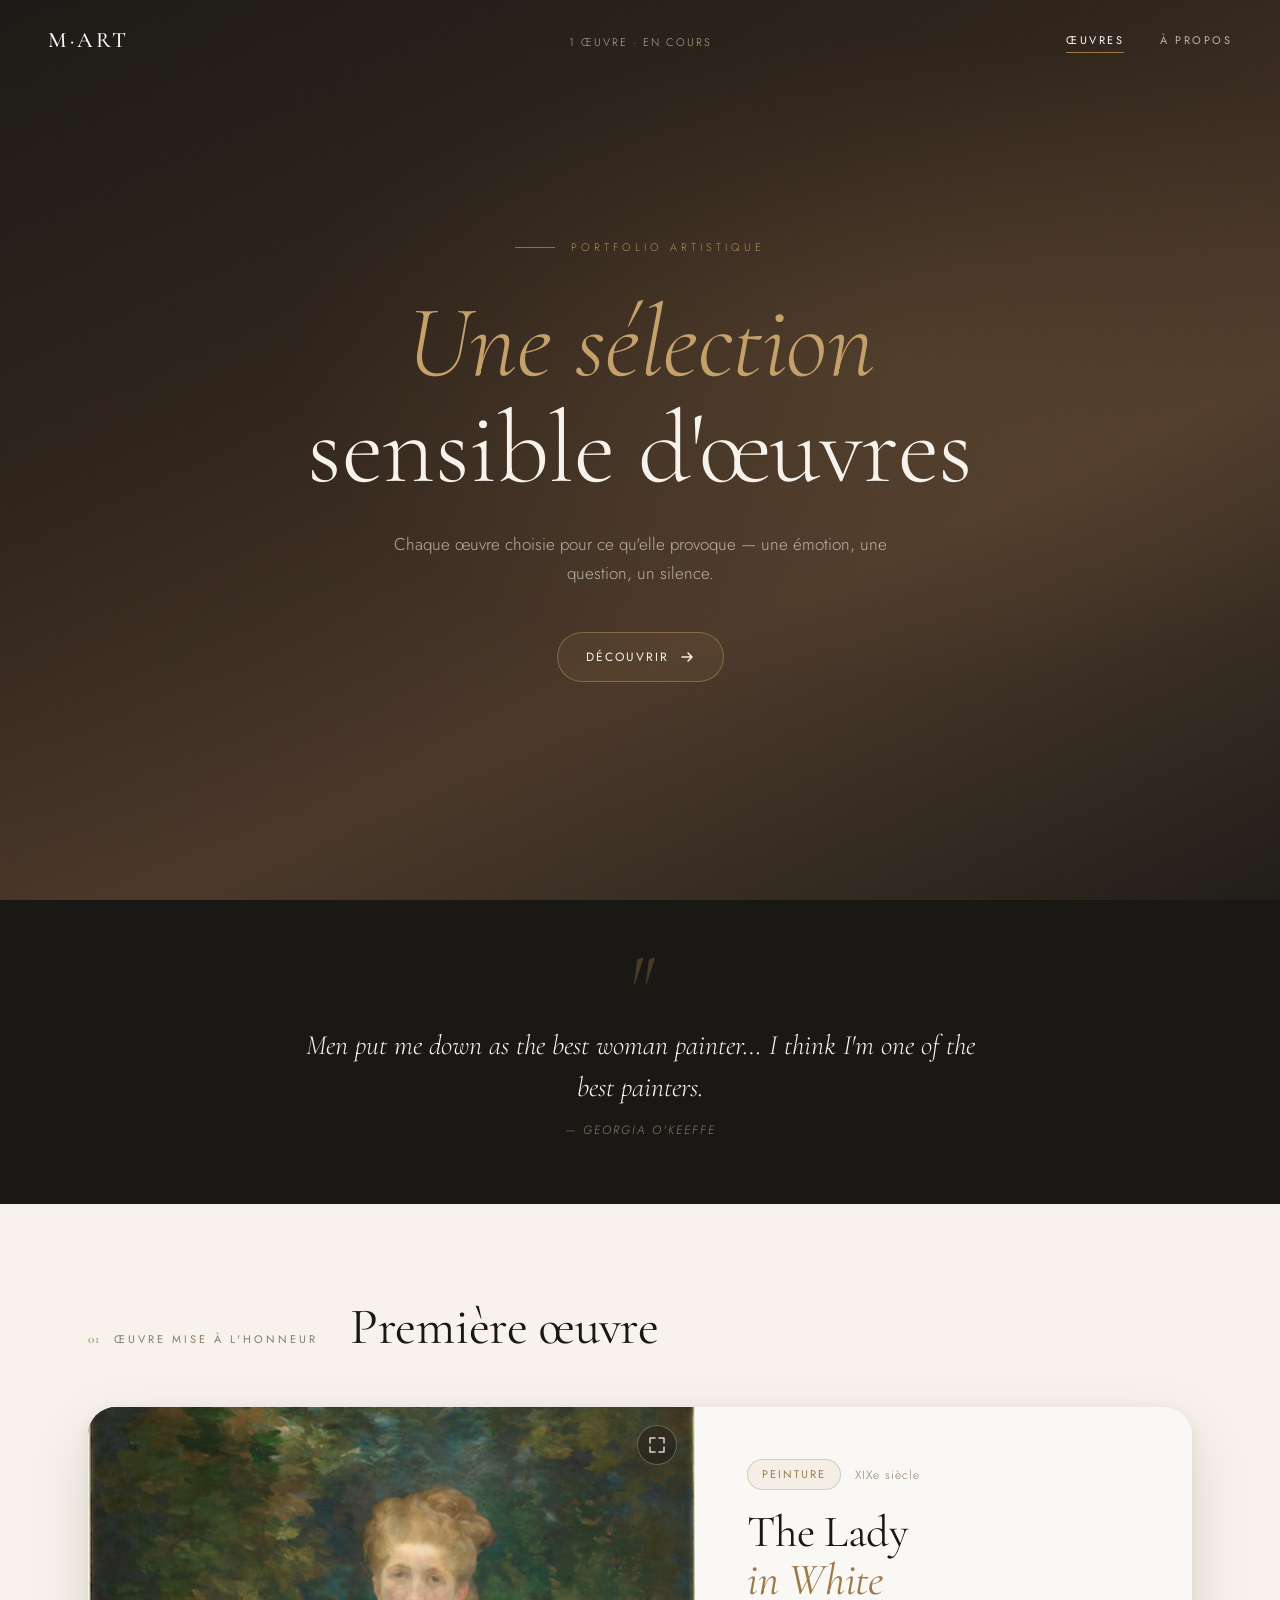
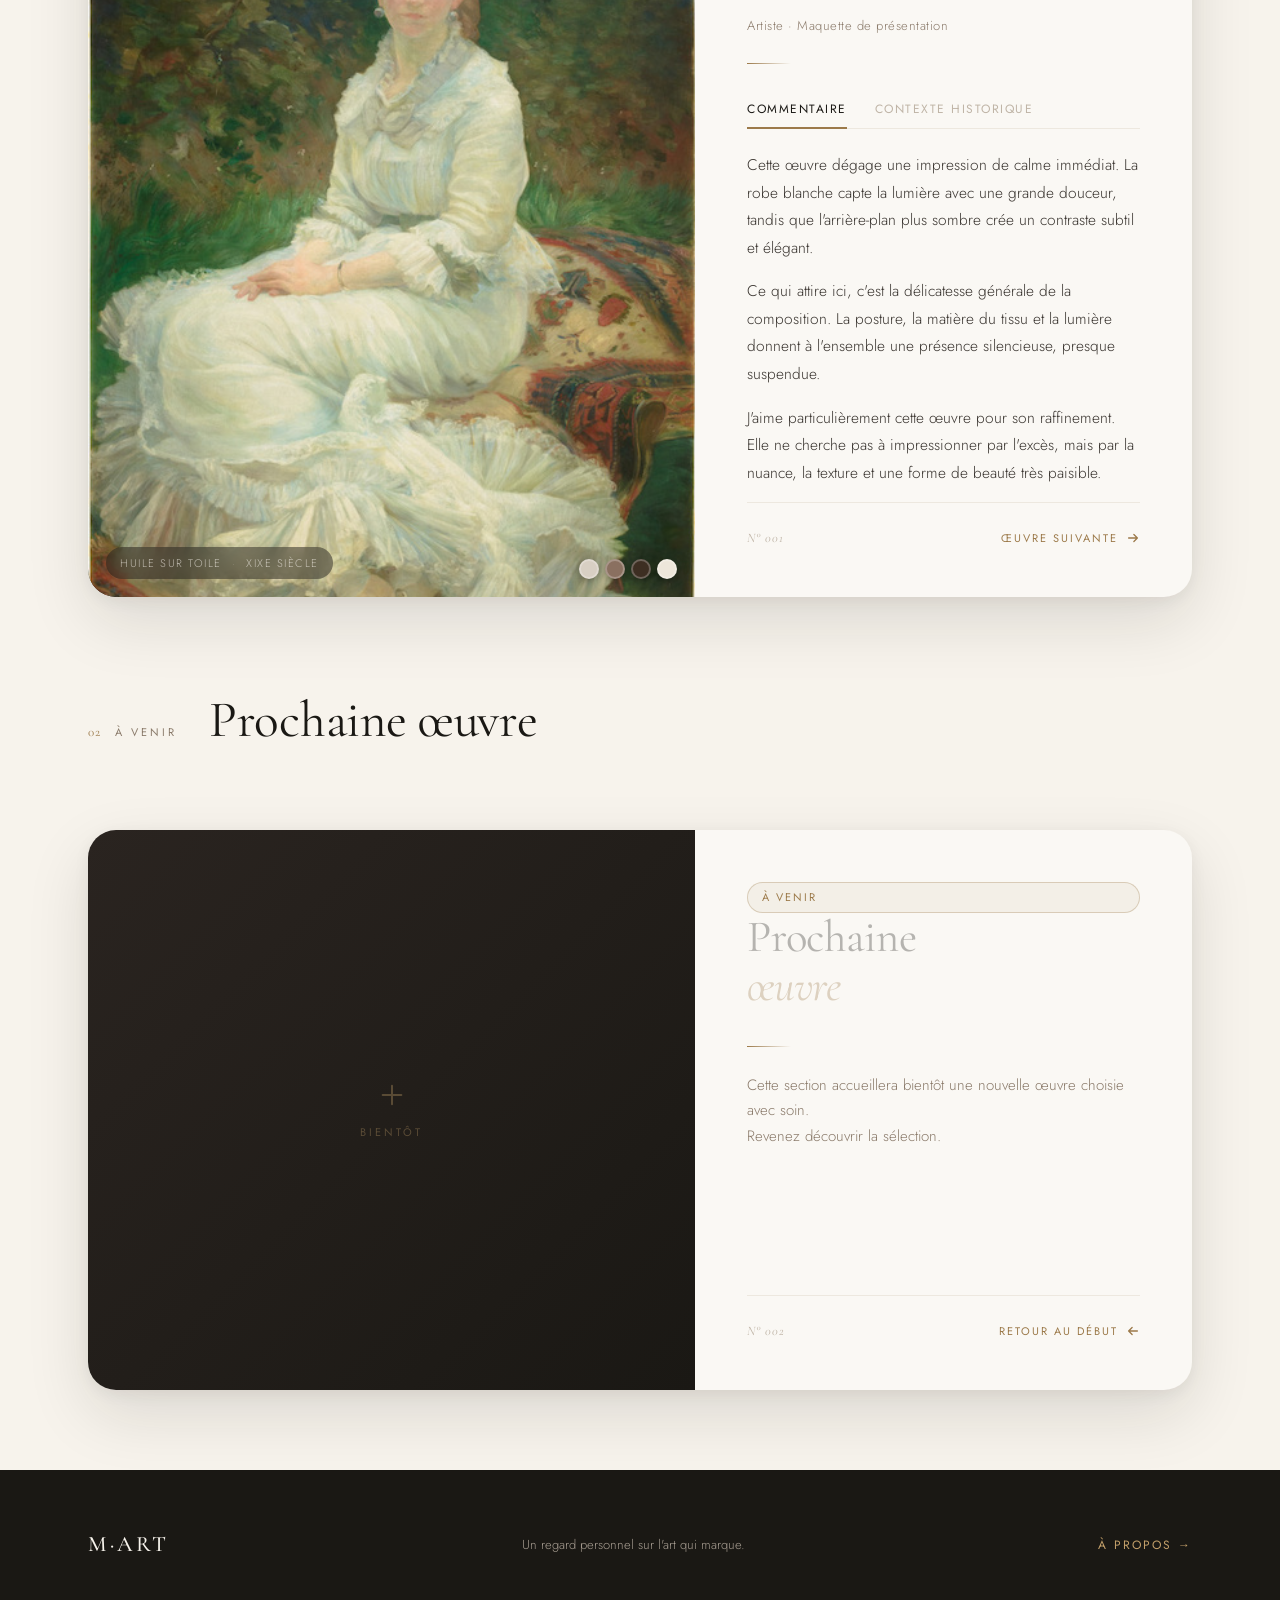
<file: index.html>
<!DOCTYPE html>
<html lang="fr">
<head>
  <meta charset="UTF-8">
  <meta name="viewport" content="width=device-width, initial-scale=1.0">
  <title>M·Art — Regards sensibles</title>
  <link rel="preconnect" href="https://fonts.googleapis.com">
  <link rel="preconnect" href="https://fonts.gstatic.com" crossorigin>
  <link href="https://fonts.googleapis.com/css2?family=Cormorant+Garamond:ital,wght@0,300;0,400;0,500;0,600;1,300;1,400;1,500&family=Jost:wght@200;300;400;500&display=swap" rel="stylesheet">
  <link rel="stylesheet" href="style.css">
</head>
<body>

  <!-- PROGRESS BAR -->
  <div class="progress-bar" id="progressBar"></div>

  <!-- PAGE TRANSITION OVERLAY -->
  <div class="page-transition" id="pageTransition"></div>

  <!-- NAVIGATION -->
  <nav class="nav" id="mainNav">
    <a href="index.html" class="nav-brand">M·Art</a>
    <div class="nav-center">
      <span class="nav-counter">1 œuvre · En cours</span>
    </div>
    <div class="nav-links">
      <a href="index.html" class="nav-link active">Œuvres</a>
      <a href="presentation.html" class="nav-link">À propos</a>
    </div>
  </nav>

  <!-- HERO -->
  <header class="hero" id="hero">
    <div class="hero-bg"></div>
    <div class="hero-noise"></div>
    <div class="hero-parallax-img" id="heroParallax"></div>

    <div class="hero-content">
      <div class="hero-eyebrow">
        <span class="eyebrow-line"></span>
        <span class="eyebrow-text">Portfolio artistique</span>
      </div>
      <h1 class="hero-title">
        <em>Une sélection</em><br>
        sensible d'œuvres
      </h1>
      <p class="hero-sub">
        Chaque œuvre choisie pour ce qu'elle provoque — une émotion, une question, un silence.
      </p>
      <a href="presentation.html" class="hero-cta page-link">
        <span>Découvrir</span>
        <svg width="16" height="16" viewBox="0 0 16 16" fill="none"><path d="M3 8h10M9 4l4 4-4 4" stroke="currentColor" stroke-width="1.5" stroke-linecap="round" stroke-linejoin="round"/></svg>
      </a>
    </div>


  </header>

  <!-- QUOTE SECTION -->
  <section class="quote-section">
    <div class="quote-inner container">
      <span class="quote-mark">"</span>
      <blockquote>Men put me down as the best woman painter… I think I'm one of the best painters.</blockquote>
      <cite>— Georgia O'Keeffe</cite>
    </div>
  </section>

  <!-- SECTION LABEL -->
  <section class="section-intro container">
    <div class="section-label">
      <span class="label-number">01</span>
      <span class="label-text">Œuvre mise à l'honneur</span>
    </div>
    <h2 class="section-heading">Première œuvre</h2>
  </section>

  <!-- ART CARD -->
  <main class="container">
    <article class="art-card reveal" id="artwork-1">

      <!-- IMAGE + FOCUS -->
      <div class="art-image-wrap" id="imageWrap">
        <div class="art-image-inner">
          <img src="lady.png" alt="The Lady in White" id="mainArtImg">
        </div>
        <button class="focus-btn" id="focusBtn" title="Agrandir">
          <svg width="18" height="18" viewBox="0 0 18 18" fill="none">
            <path d="M2 2h5M2 2v5M16 2h-5M16 2v5M2 16h5M2 16v-5M16 16h-5M16 16v-5" stroke="currentColor" stroke-width="1.5" stroke-linecap="round"/>
          </svg>
        </button>
        <div class="art-image-caption">
          <span>Huile sur toile</span>
          <span class="caption-dot">·</span>
          <span>XIXe siècle</span>
        </div>

        <!-- COLOR PALETTE -->
        <div class="color-palette">
          <div class="palette-dot" style="background:#d8cfc3;" title="#d8cfc3"></div>
          <div class="palette-dot" style="background:#8a7060;" title="#8a7060"></div>
          <div class="palette-dot" style="background:#3d2e22;" title="#3d2e22"></div>
          <div class="palette-dot" style="background:#ede6da;" title="#ede6da"></div>
        </div>
      </div>

      <!-- CONTENT -->
      <div class="art-content">
        <div class="art-meta">
          <span class="art-tag">Peinture</span>
          <span class="art-date">XIXe siècle</span>
        </div>

        <h3 class="art-title">The Lady<br><em>in White</em></h3>
        <p class="art-artist">Artiste · Maquette de présentation</p>

        <div class="art-divider"></div>

        <!-- TABS -->
        <div class="tabs">
          <button class="tab active" data-tab="comment">Commentaire</button>
          <button class="tab" data-tab="context">Contexte historique</button>
        </div>

        <div class="tab-content active" id="tab-comment">
          <p>Cette œuvre dégage une impression de calme immédiat. La robe blanche capte la lumière avec une grande douceur, tandis que l'arrière-plan plus sombre crée un contraste subtil et élégant.</p>
          <p>Ce qui attire ici, c'est la délicatesse générale de la composition. La posture, la matière du tissu et la lumière donnent à l'ensemble une présence silencieuse, presque suspendue.</p>
          <p>J'aime particulièrement cette œuvre pour son raffinement. Elle ne cherche pas à impressionner par l'excès, mais par la nuance, la texture et une forme de beauté très paisible.</p>
        </div>

        <div class="tab-content" id="tab-context">
          <p>Au XIXe siècle, le portrait féminin occupe une place centrale dans l'art académique. La représentation de la femme en blanc évoque la pureté, la grâce et l'idéal bourgeois de l'époque.</p>
          <p>Cette période voit l'essor des grands salons parisiens, où les artistes soumettent leurs œuvres à des jurys officiels. Le portrait de femme en tenue élaborée est un genre prisé, permettant de démontrer virtuosité technique et sensibilité chromatique.</p>
          <p>Les artistes femmes commencent à s'imposer progressivement dans ces cercles, souvent malgré les obstacles institutionnels, laissant des œuvres d'une force remarquable.</p>
        </div>

        <div class="art-footer">
          <div class="art-number">N° 001</div>
          <a href="#artwork-2" class="next-artwork">
            Œuvre suivante
            <svg width="14" height="14" viewBox="0 0 16 16" fill="none"><path d="M3 8h10M9 4l4 4-4 4" stroke="currentColor" stroke-width="1.5" stroke-linecap="round" stroke-linejoin="round"/></svg>
          </a>
        </div>
      </div>
    </article>

    <!-- ARTWORK 2 (placeholder) -->
    <div class="section-intro" style="padding-top:0; margin-bottom: 30px;">
      <div class="section-label">
        <span class="label-number">02</span>
        <span class="label-text">À venir</span>
      </div>
      <h2 class="section-heading">Prochaine œuvre</h2>
    </div>

    <article class="art-card art-card--placeholder reveal" id="artwork-2">
      <div class="art-image-wrap placeholder-image">
        <div class="placeholder-text">
          <svg width="32" height="32" viewBox="0 0 24 24" fill="none"><path d="M12 5v14M5 12h14" stroke="currentColor" stroke-width="1.5" stroke-linecap="round"/></svg>
          <span>Bientôt</span>
        </div>
      </div>
      <div class="art-content art-content--placeholder">
        <span class="art-tag">À venir</span>
        <h3 class="art-title" style="opacity:0.3">Prochaine<br><em>œuvre</em></h3>
        <div class="art-divider"></div>
        <p style="color: var(--taupe); font-size:15px; font-weight:300;">
          Cette section accueillera bientôt une nouvelle œuvre choisie avec soin.<br>Revenez découvrir la sélection.
        </p>
        <div class="art-footer">
          <div class="art-number">N° 002</div>
          <a href="#artwork-1" class="next-artwork">
            Retour au début
            <svg width="14" height="14" viewBox="0 0 16 16" fill="none" style="transform:rotate(180deg)"><path d="M3 8h10M9 4l4 4-4 4" stroke="currentColor" stroke-width="1.5" stroke-linecap="round" stroke-linejoin="round"/></svg>
          </a>
        </div>
      </div>
    </article>
  </main>

  <!-- LIGHTBOX -->
  <div class="lightbox" id="lightbox">
    <button class="lightbox-close" id="lightboxClose">
      <svg width="20" height="20" viewBox="0 0 20 20" fill="none"><path d="M4 4l12 12M16 4L4 16" stroke="currentColor" stroke-width="1.5" stroke-linecap="round"/></svg>
    </button>
    <div class="lightbox-img-wrap">
      <img src="lady.png" alt="The Lady in White" id="lightboxImg">
    </div>
  </div>

  <!-- FOOTER -->
  <footer class="site-footer">
    <div class="footer-inner container">
      <p class="footer-brand">M·Art</p>
      <p class="footer-copy">Un regard personnel sur l'art qui marque.</p>
      <a href="presentation.html" class="footer-link page-link">À propos →</a>
    </div>
  </footer>

  <script>
    // === PROGRESS BAR ===
    const progressBar = document.getElementById('progressBar');
    window.addEventListener('scroll', () => {
      const scrollTop = window.scrollY;
      const docHeight = document.body.scrollHeight - window.innerHeight;
      progressBar.style.width = (scrollTop / docHeight * 100) + '%';
    });

    // === PARALLAX HERO ===
    const heroBg = document.getElementById('heroParallax');
    window.addEventListener('scroll', () => {
      const y = window.scrollY;
      if (heroBg) heroBg.style.transform = `translateY(${y * 0.3}px)`;
    });

    // === REVEAL ON SCROLL ===
    const observer = new IntersectionObserver((entries) => {
      entries.forEach(e => {
        if (e.isIntersecting) e.target.classList.add('visible');
      });
    }, { threshold: 0.08 });
    document.querySelectorAll('.reveal').forEach(el => observer.observe(el));

    // === TABS ===
    document.querySelectorAll('.tab').forEach(btn => {
      btn.addEventListener('click', () => {
        const tabId = btn.dataset.tab;
        btn.closest('.art-content').querySelectorAll('.tab').forEach(t => t.classList.remove('active'));
        btn.closest('.art-content').querySelectorAll('.tab-content').forEach(c => c.classList.remove('active'));
        btn.classList.add('active');
        document.getElementById('tab-' + tabId).classList.add('active');
      });
    });

    // === LIGHTBOX ===
    const lightbox = document.getElementById('lightbox');
    document.getElementById('focusBtn').addEventListener('click', () => {
      lightbox.classList.add('open');
      document.body.style.overflow = 'hidden';
    });
    document.getElementById('lightboxClose').addEventListener('click', closeLightbox);
    lightbox.addEventListener('click', (e) => { if (e.target === lightbox) closeLightbox(); });
    document.addEventListener('keydown', (e) => { if (e.key === 'Escape') closeLightbox(); });
    function closeLightbox() {
      lightbox.classList.remove('open');
      document.body.style.overflow = '';
    }

    // === PAGE TRANSITIONS ===
    const overlay = document.getElementById('pageTransition');
    document.querySelectorAll('a.page-link').forEach(link => {
      link.addEventListener('click', (e) => {
        const href = link.getAttribute('href');
        if (!href || href.startsWith('#')) return;
        e.preventDefault();
        overlay.classList.add('active');
        setTimeout(() => { window.location.href = href; }, 380);
      });
    });
    window.addEventListener('pageshow', () => {
      overlay.classList.remove('active');
    });

    // === NAV SCROLL ===
    const nav = document.getElementById('mainNav');
    window.addEventListener('scroll', () => {
      nav.classList.toggle('scrolled', window.scrollY > 60);
    });
  </script>
</body>
</html>
</file>
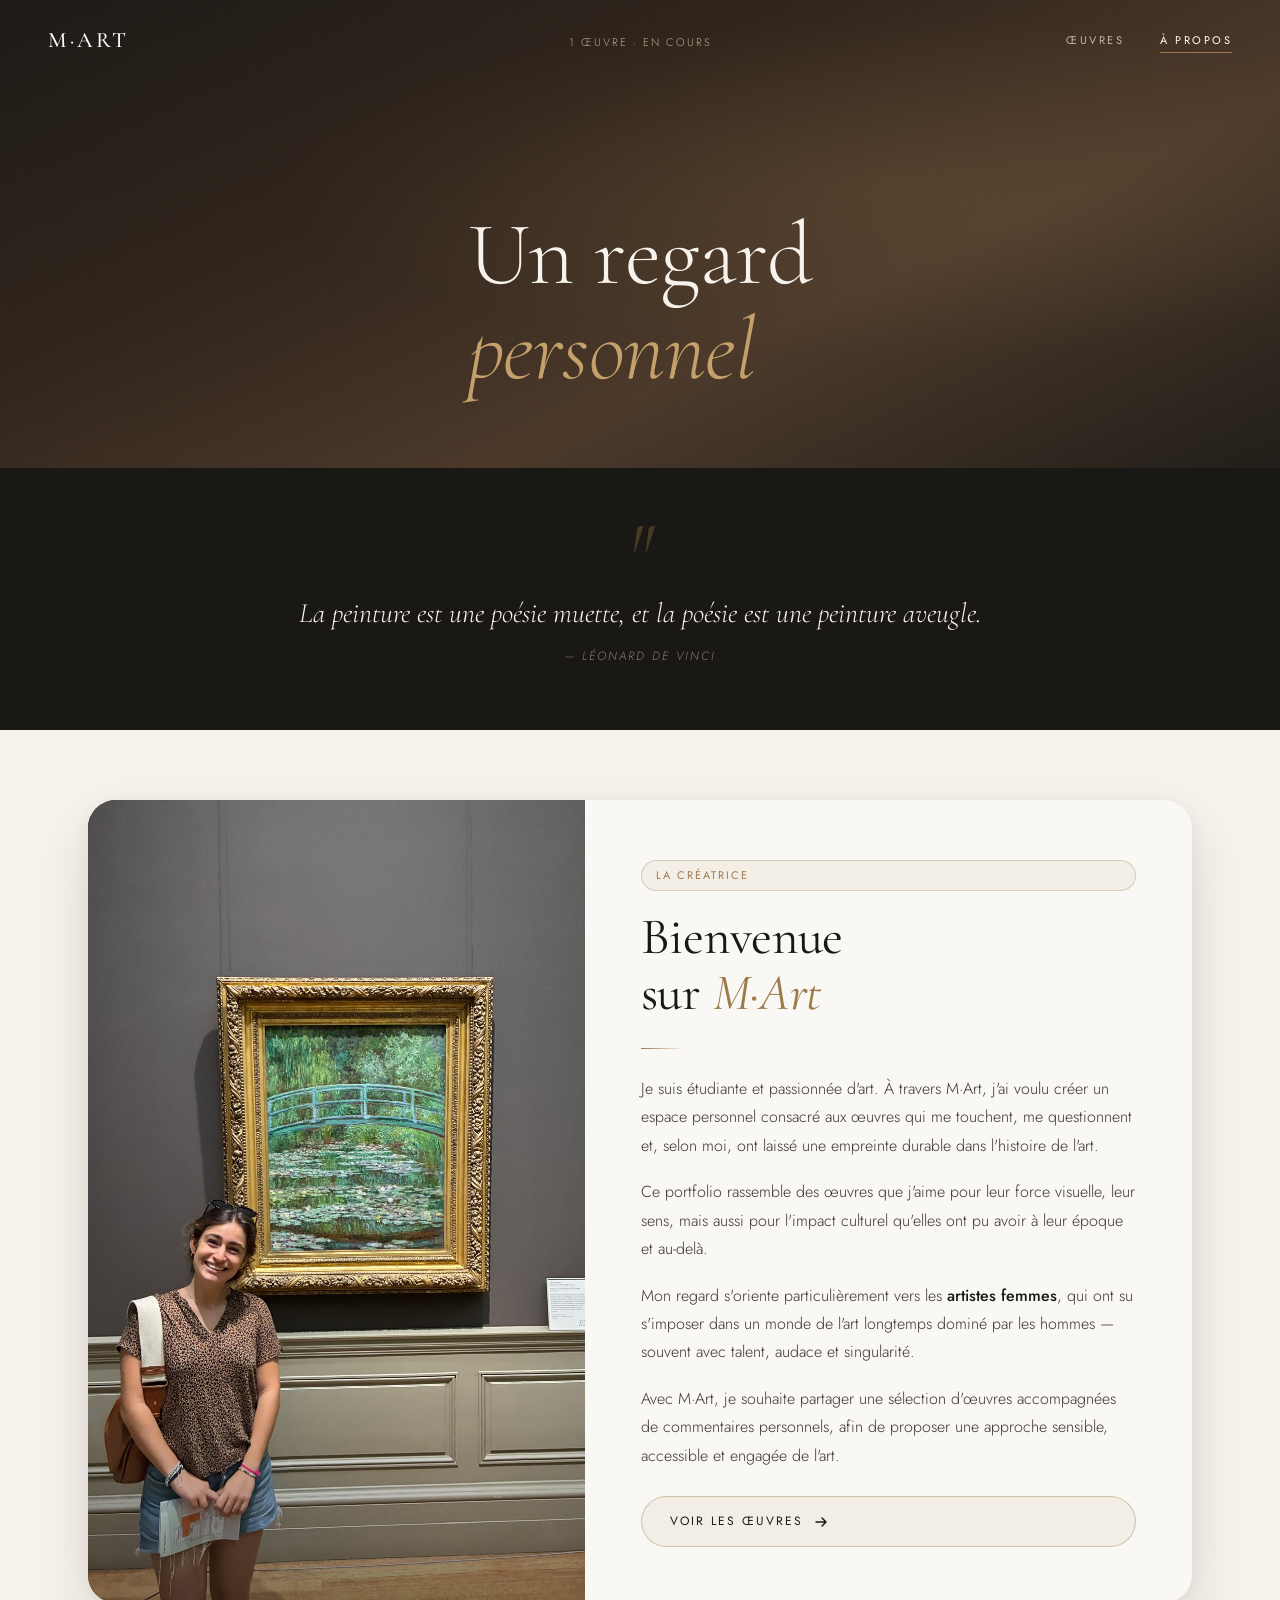
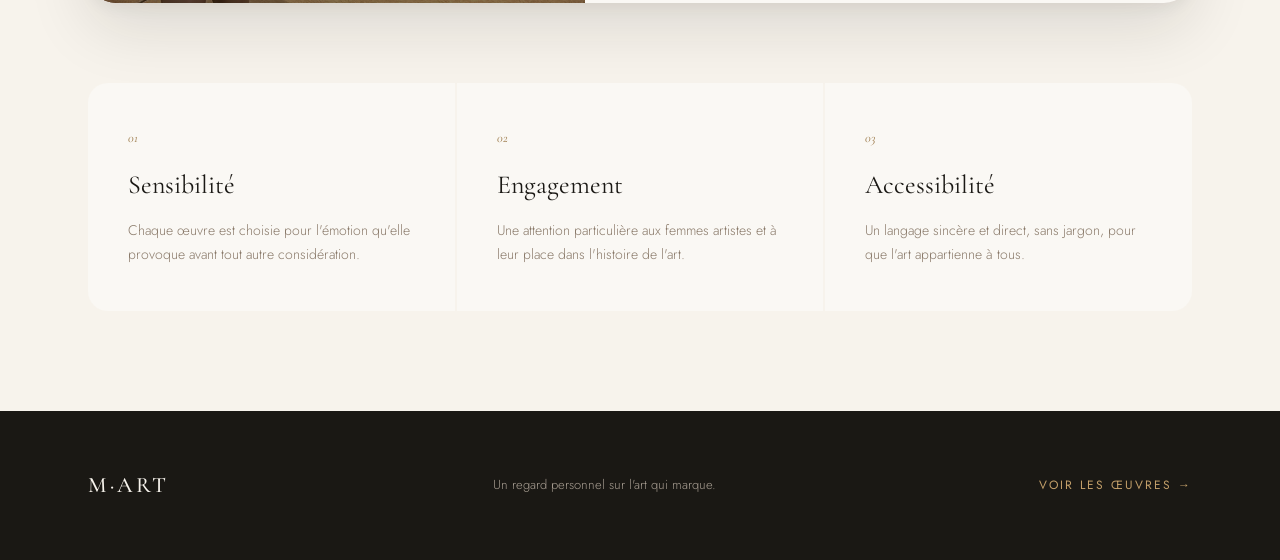
<file: presentation.html>
<!DOCTYPE html>
<html lang="fr">
<head>
  <meta charset="UTF-8">
  <meta name="viewport" content="width=device-width, initial-scale=1.0">
  <title>À propos — M·Art</title>
  <link rel="preconnect" href="https://fonts.googleapis.com">
  <link rel="preconnect" href="https://fonts.gstatic.com" crossorigin>
  <link href="https://fonts.googleapis.com/css2?family=Cormorant+Garamond:ital,wght@0,300;0,400;0,500;0,600;1,300;1,400;1,500&family=Jost:wght@200;300;400;500&display=swap" rel="stylesheet">
  <link rel="stylesheet" href="style.css">
</head>
<body>

  <!-- PROGRESS BAR -->
  <div class="progress-bar" id="progressBar"></div>

  <!-- PAGE TRANSITION -->
  <div class="page-transition" id="pageTransition"></div>

  <!-- NAVIGATION -->
  <nav class="nav" id="mainNav">
    <a href="index.html" class="nav-brand page-link">M·Art</a>
    <div class="nav-center">
      <span class="nav-counter">1 œuvre · En cours</span>
    </div>
    <div class="nav-links">
      <a href="index.html" class="nav-link page-link">Œuvres</a>
      <a href="presentation.html" class="nav-link active">À propos</a>
    </div>
  </nav>

  <!-- PAGE HERO -->
  <header class="page-hero">
    <div class="hero-bg"></div>
    <div class="hero-noise"></div>
    <div class="page-hero-content container">
      <h1 class="page-hero-title">
        Un regard<br>
        <em>personnel</em>
      </h1>
    </div>
  </header>

  <!-- QUOTE -->
  <section class="quote-section">
    <div class="quote-inner container">
      <span class="quote-mark">"</span>
      <blockquote>La peinture est une poésie muette, et la poésie est une peinture aveugle.</blockquote>
      <cite>— Léonard de Vinci</cite>
    </div>
  </section>

  <!-- ABOUT SECTION -->
  <main class="container">
    <section class="about-card reveal">
      <div class="about-image-wrap">
        <div class="about-image-inner">
          <img src="Photo.Intro.jpeg" alt="Photo de présentation">
        </div>
        <div class="about-image-deco"></div>
      </div>

      <div class="about-content">
        <span class="art-tag">La créatrice</span>
        <h2 class="about-title">Bienvenue<br>sur <em>M·Art</em></h2>

        <div class="art-divider"></div>

        <div class="about-body">
          <p>
            Je suis étudiante et passionnée d'art. À travers M·Art, j'ai voulu créer un espace personnel
            consacré aux œuvres qui me touchent, me questionnent et, selon moi, ont laissé une empreinte
            durable dans l'histoire de l'art.
          </p>
          <p>
            Ce portfolio rassemble des œuvres que j'aime pour leur force visuelle, leur sens, mais aussi
            pour l'impact culturel qu'elles ont pu avoir à leur époque et au-delà.
          </p>
          <p>
            Mon regard s'oriente particulièrement vers les <strong>artistes femmes</strong>, qui ont su s'imposer 
            dans un monde de l'art longtemps dominé par les hommes — souvent avec talent, audace et singularité.
          </p>
          <p>
            Avec M·Art, je souhaite partager une sélection d'œuvres accompagnées de commentaires personnels,
            afin de proposer une approche sensible, accessible et engagée de l'art.
          </p>
        </div>

        <a href="index.html" class="hero-cta page-link" style="margin-top: 8px;">
          <span>Voir les œuvres</span>
          <svg width="16" height="16" viewBox="0 0 16 16" fill="none"><path d="M3 8h10M9 4l4 4-4 4" stroke="currentColor" stroke-width="1.5" stroke-linecap="round" stroke-linejoin="round"/></svg>
        </a>
      </div>
    </section>

    <!-- VALUES -->
    <section class="values-section reveal">
      <div class="values-grid">
        <div class="value-item">
          <span class="value-number">01</span>
          <h4>Sensibilité</h4>
          <p>Chaque œuvre est choisie pour l'émotion qu'elle provoque avant tout autre considération.</p>
        </div>
        <div class="value-item">
          <span class="value-number">02</span>
          <h4>Engagement</h4>
          <p>Une attention particulière aux femmes artistes et à leur place dans l'histoire de l'art.</p>
        </div>
        <div class="value-item">
          <span class="value-number">03</span>
          <h4>Accessibilité</h4>
          <p>Un langage sincère et direct, sans jargon, pour que l'art appartienne à tous.</p>
        </div>
      </div>
    </section>
  </main>

  <!-- FOOTER -->
  <footer class="site-footer">
    <div class="footer-inner container">
      <p class="footer-brand">M·Art</p>
      <p class="footer-copy">Un regard personnel sur l'art qui marque.</p>
      <a href="index.html" class="footer-link page-link">Voir les œuvres →</a>
    </div>
  </footer>

  <script>
    // === PROGRESS BAR ===
    const progressBar = document.getElementById('progressBar');
    window.addEventListener('scroll', () => {
      const scrollTop = window.scrollY;
      const docHeight = document.body.scrollHeight - window.innerHeight;
      progressBar.style.width = (scrollTop / docHeight * 100) + '%';
    });

    // === REVEAL ===
    const observer = new IntersectionObserver((entries) => {
      entries.forEach(e => { if (e.isIntersecting) e.target.classList.add('visible'); });
    }, { threshold: 0.08 });
    document.querySelectorAll('.reveal').forEach(el => observer.observe(el));

    // === PAGE TRANSITIONS ===
    const overlay = document.getElementById('pageTransition');
    document.querySelectorAll('a.page-link').forEach(link => {
      link.addEventListener('click', (e) => {
        const href = link.getAttribute('href');
        if (!href || href.startsWith('#')) return;
        e.preventDefault();
        overlay.classList.add('active');
        setTimeout(() => { window.location.href = href; }, 380);
      });
    });
    window.addEventListener('pageshow', () => overlay.classList.remove('active'));

    // === NAV SCROLL ===
    const nav = document.getElementById('mainNav');
    window.addEventListener('scroll', () => {
      nav.classList.toggle('scrolled', window.scrollY > 60);
    });
  </script>
</body>
</html>
</file>
<file: style.css>
/* =============================================
   M-ART — Style éditorial haut de gamme v2
   Fix scroll bug + toutes les nouvelles features
============================================= */

*, *::before, *::after { box-sizing: border-box; margin: 0; padding: 0; }

:root {
  --ivory:      #f7f3ec;
  --ivory-2:    #ede8df;
  --cream:      #faf8f4;
  --charcoal:   #1a1814;
  --brown:      #2e2219;
  --gold:       #9c7a4a;
  --gold-light: #c4a06a;
  --taupe:      #8a7a6a;
  --taupe-lt:   #bfb4a6;
  --white:      #ffffff;

  --font-display: 'Cormorant Garamond', Georgia, serif;
  --font-body:    'Jost', sans-serif;

  --radius-lg: 28px;
  --shadow-card: 0 24px 64px rgba(26,24,20,0.12), 0 4px 16px rgba(26,24,20,0.06);
}

html { scroll-behavior: smooth; }

body {
  font-family: var(--font-body);
  background: var(--ivory);
  color: var(--charcoal);
  line-height: 1.7;
  -webkit-font-smoothing: antialiased;
  cursor: url("[data-uri]") 20 38, auto;
}

a, button {
  cursor: url("[data-uri]") 20 38, pointer;
}

/* === PROGRESS BAR === */
.progress-bar {
  position: fixed;
  top: 0; left: 0;
  height: 2px;
  width: 0%;
  background: linear-gradient(to right, var(--gold), var(--gold-light));
  z-index: 1000;
  transition: width 0.1s linear;
}

/* === PAGE TRANSITION === */
.page-transition {
  position: fixed;
  inset: 0;
  background: var(--charcoal);
  z-index: 999;
  opacity: 0;
  pointer-events: none;
  transition: opacity 0.38s ease;
}
.page-transition.active {
  opacity: 1;
  pointer-events: all;
}

/* === NAVIGATION === */
.nav {
  position: fixed;
  top: 0; left: 0; right: 0;
  z-index: 100;
  display: flex;
  align-items: center;
  justify-content: space-between;
  padding: 22px 48px;
  transition: padding 0.35s ease, background 0.35s ease, box-shadow 0.35s ease;
}
.nav.scrolled {
  padding: 14px 48px;
  background: rgba(247, 243, 236, 0.92);
  backdrop-filter: blur(14px);
  -webkit-backdrop-filter: blur(14px);
  box-shadow: 0 1px 0 rgba(156,122,74,0.12);
}

.nav-brand {
  font-family: var(--font-display);
  font-size: 22px;
  font-weight: 500;
  letter-spacing: 3px;
  text-transform: uppercase;
  text-decoration: none;
  color: white;
  transition: color 0.35s ease;
}
.nav.scrolled .nav-brand { color: var(--charcoal); }

.nav-center {
  position: absolute;
  left: 50%;
  transform: translateX(-50%);
}
.nav-counter {
  font-size: 11px;
  font-weight: 300;
  letter-spacing: 2px;
  text-transform: uppercase;
  color: rgba(220,200,165,0.82);
  transition: color 0.35s ease;
}
.nav.scrolled .nav-counter { color: var(--taupe); }

.nav-links { display: flex; gap: 36px; }

.nav-link {
  font-size: 11px;
  font-weight: 400;
  letter-spacing: 2.5px;
  text-transform: uppercase;
  color: rgba(255,255,255,0.65);
  text-decoration: none;
  position: relative;
  transition: color 0.3s;
}
.nav.scrolled .nav-link { color: var(--taupe); }
.nav-link::after {
  content: '';
  position: absolute;
  bottom: -3px; left: 0;
  width: 0; height: 1px;
  background: var(--gold);
  transition: width 0.3s;
}
.nav-link:hover,
.nav-link.active { color: white; }
.nav.scrolled .nav-link:hover,
.nav.scrolled .nav-link.active { color: var(--charcoal); }
.nav-link:hover::after,
.nav-link.active::after { width: 100%; }

/* === HERO === */
.hero {
  position: relative;
  min-height: 100vh;
  display: flex;
  align-items: center;
  justify-content: center;
  overflow: hidden;
  padding: 120px 48px 100px;
}

.hero-bg {
  position: absolute; inset: 0;
  background:
    radial-gradient(ellipse 80% 60% at 70% 40%, rgba(156,122,74,0.18) 0%, transparent 60%),
    radial-gradient(ellipse 60% 80% at 20% 70%, rgba(46,34,25,0.12) 0%, transparent 60%),
    linear-gradient(155deg, #1a1814 0%, #2e2219 35%, #4a3728 65%, #1e1b16 100%);
}

.hero-noise {
  position: absolute; inset: 0;
  opacity: 0.04;
  background-image: url("data:image/svg+xml,%3Csvg viewBox='0 0 256 256' xmlns='http://www.w3.org/2000/svg'%3E%3Cfilter id='noise'%3E%3CfeTurbulence type='fractalNoise' baseFrequency='0.9' numOctaves='4' stitchTiles='stitch'/%3E%3C/filter%3E%3Crect width='100%25' height='100%25' filter='url(%23noise)'/%3E%3C/svg%3E");
  background-size: 200px;
  pointer-events: none;
}

.hero-parallax-img {
  position: absolute; inset: 0;
  will-change: transform;
}

.hero-content {
  position: relative;
  z-index: 2;
  max-width: 900px;
  text-align: center;
  animation: fadeUp 1.1s cubic-bezier(0.22,1,0.36,1) both;
}

@keyframes fadeUp {
  from { opacity: 0; transform: translateY(28px); }
  to   { opacity: 1; transform: translateY(0); }
}

.hero-eyebrow {
  display: flex;
  align-items: center;
  justify-content: center;
  gap: 16px;
  margin-bottom: 32px;
  animation: fadeUp 1.1s 0.1s cubic-bezier(0.22,1,0.36,1) both;
}
.eyebrow-line { display: block; width: 40px; height: 1px; background: rgba(196,160,106,0.6); }
.eyebrow-text { font-size: 11px; font-weight: 300; letter-spacing: 4px; text-transform: uppercase; color: rgba(196,160,106,0.85); }

.hero-title {
  font-family: var(--font-display);
  font-size: clamp(56px, 8vw, 110px);
  font-weight: 300;
  line-height: 1.04;
  color: var(--ivory);
  margin-bottom: 28px;
  letter-spacing: -0.5px;
  animation: fadeUp 1.1s 0.18s cubic-bezier(0.22,1,0.36,1) both;
}
.hero-title em { font-style: italic; color: var(--gold-light); }

.hero-sub {
  font-size: 17px;
  font-weight: 300;
  color: rgba(247,243,236,0.65);
  max-width: 540px;
  margin: 0 auto 44px;
  animation: fadeUp 1.1s 0.26s cubic-bezier(0.22,1,0.36,1) both;
}

.hero-cta {
  display: inline-flex;
  align-items: center;
  gap: 10px;
  padding: 14px 28px;
  border: 1px solid rgba(196,160,106,0.45);
  border-radius: 999px;
  color: var(--ivory);
  text-decoration: none;
  font-size: 12px;
  font-weight: 400;
  letter-spacing: 2px;
  text-transform: uppercase;
  background: rgba(156,122,74,0.12);
  backdrop-filter: blur(4px);
  transition: all 0.35s ease;
  animation: fadeUp 1.1s 0.34s cubic-bezier(0.22,1,0.36,1) both;
}
.hero-cta:hover { background: rgba(156,122,74,0.28); border-color: rgba(196,160,106,0.7); gap: 16px; }

/* CTA on light bg */
.about-content .hero-cta {
  color: var(--charcoal);
  border-color: rgba(156,122,74,0.4);
  background: rgba(156,122,74,0.08);
  animation: none;
}
.about-content .hero-cta:hover { background: rgba(156,122,74,0.16); }

/* === HERO SCROLL — centré en bas === */
.hero-scroll {
  position: absolute;
  left: 50%;
  transform: translateX(-50%);
  bottom: 40px;
  display: flex;
  flex-direction: column;
  align-items: center;
  gap: 10px;
  color: rgba(220,190,140,0.75);
  font-size: 9px;
  letter-spacing: 3.5px;
  text-transform: uppercase;
  z-index: 2;
  animation: fadeUp 1.4s 0.7s ease both;
}
.scroll-line {
  width: 1px;
  height: 50px;
  background: linear-gradient(to bottom, rgba(220,190,140,0.75), transparent);
  animation: scrollPulse 2.5s ease-in-out infinite;
}
@keyframes scrollPulse {
  0%,100% { transform: scaleY(1); opacity: 0.75; }
  50%      { transform: scaleY(1.15); opacity: 1; }
}

/* === PAGE HERO === */
.page-hero {
  position: relative;
  min-height: 52vh;
  display: flex;
  align-items: flex-end;
  padding: 0 0 70px;
  overflow: hidden;
}
.page-hero-content {
  position: relative;
  z-index: 2;
  animation: fadeUp 1s cubic-bezier(0.22,1,0.36,1) both;
}
.page-hero-title {
  font-family: var(--font-display);
  font-size: clamp(52px, 7vw, 90px);
  font-weight: 300;
  line-height: 1.06;
  color: var(--ivory);
  margin-top: 24px;
  letter-spacing: -0.5px;
}
.page-hero-title em { font-style: italic; color: var(--gold-light); }

/* === QUOTE SECTION === */
.quote-section {
  background: var(--charcoal);
  padding: 64px 0;
}
.quote-inner {
  display: flex;
  flex-direction: column;
  align-items: center;
  text-align: center;
  gap: 12px;
}
.quote-mark {
  font-family: var(--font-display);
  font-size: 80px;
  line-height: 0.5;
  color: var(--gold);
  opacity: 0.35;
  font-style: italic;
  display: block;
  margin-bottom: 8px;
}
.quote-section blockquote {
  font-family: var(--font-display);
  font-size: clamp(20px, 2.5vw, 28px);
  font-weight: 300;
  font-style: italic;
  color: var(--ivory);
  max-width: 700px;
  line-height: 1.5;
}
.quote-section cite {
  font-size: 12px;
  font-weight: 300;
  letter-spacing: 2px;
  text-transform: uppercase;
  color: var(--taupe);
}

/* === CONTAINER === */
.container { max-width: 1200px; margin: 0 auto; padding: 0 48px; }

/* === SECTION INTRO === */
.section-intro {
  padding-top: 80px;
  padding-bottom: 36px;
  display: flex;
  align-items: baseline;
  gap: 32px;
}
.section-label { display: flex; align-items: baseline; gap: 14px; }
.label-number { font-family: var(--font-display); font-size: 13px; color: var(--gold); letter-spacing: 1px; }
.label-text { font-size: 11px; font-weight: 400; letter-spacing: 3px; text-transform: uppercase; color: var(--taupe); }
.section-heading { font-family: var(--font-display); font-size: clamp(32px, 4vw, 52px); font-weight: 400; letter-spacing: -0.3px; }

/* === REVEAL ANIMATION === */
.reveal {
  opacity: 0;
  transform: translateY(28px);
  transition: opacity 0.8s cubic-bezier(0.22,1,0.36,1), transform 0.8s cubic-bezier(0.22,1,0.36,1);
}
.reveal.visible { opacity: 1; transform: translateY(0); }

/* === ART CARD === */
.art-card {
  display: grid;
  grid-template-columns: 1.1fr 0.9fr;
  background: var(--cream);
  border-radius: var(--radius-lg);
  overflow: hidden;
  box-shadow: var(--shadow-card);
  margin-bottom: 80px;
}

.art-card--placeholder { opacity: 0.75; }

.art-image-wrap {
  position: relative;
  background: var(--charcoal);
  min-height: 560px;
  overflow: hidden;
}

.art-image-inner {
  position: absolute; inset: 0; overflow: hidden;
}
.art-image-inner img {
  width: 100%; height: 100%;
  object-fit: cover;
  display: block;
  transition: transform 0.9s cubic-bezier(0.22,1,0.36,1);
}
.art-card:hover .art-image-inner img { transform: scale(1.04); }

/* Focus button */
.focus-btn {
  position: absolute;
  top: 18px; right: 18px;
  width: 40px; height: 40px;
  border-radius: 50%;
  border: 1px solid rgba(255,255,255,0.25);
  background: rgba(26,24,20,0.45);
  backdrop-filter: blur(8px);
  color: rgba(255,255,255,0.8);
  display: flex; align-items: center; justify-content: center;
  transition: all 0.3s;
  z-index: 5;
}
.focus-btn:hover { background: rgba(156,122,74,0.5); border-color: rgba(196,160,106,0.6); }

.art-image-caption {
  position: absolute;
  bottom: 18px; left: 18px;
  display: flex;
  align-items: center;
  gap: 10px;
  font-size: 11px;
  letter-spacing: 1.5px;
  text-transform: uppercase;
  color: rgba(247,243,236,0.65);
  background: rgba(26,24,20,0.45);
  backdrop-filter: blur(8px);
  padding: 7px 14px;
  border-radius: 999px;
  font-weight: 300;
}
.caption-dot { opacity: 0.4; }

/* Color palette */
.color-palette {
  position: absolute;
  bottom: 18px; right: 18px;
  display: flex;
  gap: 6px;
  z-index: 4;
}
.palette-dot {
  width: 20px; height: 20px;
  border-radius: 50%;
  border: 2px solid rgba(255,255,255,0.25);
  box-shadow: 0 2px 8px rgba(0,0,0,0.3);
  transition: transform 0.2s;
}
.palette-dot:hover { transform: scale(1.25); }

/* Placeholder */
.placeholder-image {
  display: flex; align-items: center; justify-content: center;
  background: linear-gradient(135deg, #2a2420, #1a1814);
}
.placeholder-text {
  display: flex; flex-direction: column; align-items: center; gap: 12px;
  color: rgba(196,160,106,0.35);
  font-size: 11px; letter-spacing: 3px; text-transform: uppercase;
}

/* Art content */
.art-content {
  padding: 52px 52px 48px;
  display: flex;
  flex-direction: column;
}
.art-content--placeholder { justify-content: center; }

.art-meta { display: flex; align-items: center; gap: 14px; margin-bottom: 18px; }
.art-tag {
  display: inline-block;
  padding: 5px 14px;
  border-radius: 999px;
  border: 1px solid rgba(156,122,74,0.3);
  background: rgba(156,122,74,0.07);
  color: var(--gold);
  font-size: 11px;
  font-weight: 400;
  letter-spacing: 2px;
  text-transform: uppercase;
}
.art-date { font-size: 12px; font-weight: 300; color: var(--taupe); letter-spacing: 1px; }

.art-title {
  font-family: var(--font-display);
  font-size: clamp(36px, 3.5vw, 56px);
  font-weight: 400;
  line-height: 1.08;
  color: var(--charcoal);
  margin-bottom: 10px;
  letter-spacing: -0.3px;
}
.art-title em { font-style: italic; color: var(--gold); }

.art-artist { font-size: 13px; font-weight: 300; color: var(--taupe); letter-spacing: 0.5px; }

.art-divider {
  width: 44px; height: 1px;
  background: linear-gradient(to right, var(--gold), transparent);
  margin: 26px 0;
}

/* === TABS === */
.tabs {
  display: flex;
  gap: 0;
  border-bottom: 1px solid var(--ivory-2);
  margin-bottom: 22px;
}
.tab {
  background: none;
  border: none;
  padding: 10px 0;
  margin-right: 28px;
  font-family: var(--font-body);
  font-size: 12px;
  font-weight: 400;
  letter-spacing: 1.5px;
  text-transform: uppercase;
  color: var(--taupe-lt);
  position: relative;
  transition: color 0.3s;
}
.tab::after {
  content: '';
  position: absolute;
  bottom: -1px; left: 0;
  width: 0; height: 2px;
  background: var(--gold);
  transition: width 0.3s ease;
}
.tab.active { color: var(--charcoal); }
.tab.active::after { width: 100%; }

.tab-content { display: none; }
.tab-content.active { display: block; animation: fadeUp 0.4s ease both; }
.tab-content p { font-size: 15.5px; font-weight: 300; color: #3a3530; margin-bottom: 16px; line-height: 1.78; }

/* Art footer */
.art-footer {
  margin-top: auto;
  padding-top: 24px;
  border-top: 1px solid var(--ivory-2);
  display: flex;
  align-items: center;
  justify-content: space-between;
}
.art-number { font-family: var(--font-display); font-size: 13px; font-style: italic; color: var(--taupe-lt); letter-spacing: 1px; }

.next-artwork {
  display: inline-flex;
  align-items: center;
  gap: 8px;
  font-size: 11px;
  font-weight: 400;
  letter-spacing: 2px;
  text-transform: uppercase;
  color: var(--gold);
  text-decoration: none;
  transition: gap 0.3s, color 0.3s;
}
.next-artwork:hover { gap: 14px; color: var(--charcoal); }

/* === LIGHTBOX === */
.lightbox {
  position: fixed; inset: 0;
  background: rgba(20,18,16,0.95);
  z-index: 500;
  display: flex;
  align-items: center;
  justify-content: center;
  opacity: 0;
  pointer-events: none;
  transition: opacity 0.35s ease;
  backdrop-filter: blur(8px);
}
.lightbox.open { opacity: 1; pointer-events: all; }
.lightbox-close {
  position: absolute;
  top: 28px; right: 32px;
  width: 44px; height: 44px;
  border-radius: 50%;
  border: 1px solid rgba(255,255,255,0.2);
  background: rgba(255,255,255,0.06);
  color: white;
  display: flex; align-items: center; justify-content: center;
  transition: all 0.3s;
}
.lightbox-close:hover { background: rgba(255,255,255,0.14); }
.lightbox-img-wrap {
  max-width: 85vw;
  max-height: 88vh;
  transform: scale(0.95);
  transition: transform 0.4s cubic-bezier(0.22,1,0.36,1);
}
.lightbox.open .lightbox-img-wrap { transform: scale(1); }
.lightbox-img-wrap img {
  max-width: 100%;
  max-height: 88vh;
  object-fit: contain;
  border-radius: 12px;
  box-shadow: 0 40px 80px rgba(0,0,0,0.6);
  display: block;
}

/* === ABOUT CARD === */
.about-card {
  display: grid;
  grid-template-columns: 0.9fr 1.1fr;
  background: var(--cream);
  border-radius: var(--radius-lg);
  overflow: hidden;
  box-shadow: var(--shadow-card);
  margin: 70px 0 80px;
}
.about-image-wrap { position: relative; min-height: 600px; background: var(--charcoal); overflow: hidden; }
.about-image-inner { position: absolute; inset: 0; }
.about-image-inner img { width: 100%; height: 100%; object-fit: cover; object-position: top center; display: block; }
.about-image-deco {
  position: absolute; bottom: 0; left: 0; right: 0; height: 220px;
  background: linear-gradient(to top, rgba(26,24,20,0.55) 0%, transparent 100%);
}
.about-content { padding: 60px 56px 56px; display: flex; flex-direction: column; }
.about-title {
  font-family: var(--font-display);
  font-size: clamp(36px, 4vw, 54px);
  font-weight: 400;
  line-height: 1.1;
  color: var(--charcoal);
  margin: 18px 0 0;
  letter-spacing: -0.3px;
}
.about-title em { font-style: italic; color: var(--gold); }
.about-body p { font-size: 16px; font-weight: 300; color: #3a3530; margin-bottom: 18px; line-height: 1.78; }
.about-body strong { font-weight: 500; color: var(--charcoal); }

/* === VALUES === */
.values-section { padding-bottom: 100px; }
.values-grid { display: grid; grid-template-columns: repeat(3, 1fr); gap: 2px; }
.value-item {
  background: var(--cream);
  padding: 44px 40px;
  transition: background 0.3s;
}
.value-item:first-child { border-radius: 20px 0 0 20px; }
.value-item:last-child  { border-radius: 0 20px 20px 0; }
.value-item:hover { background: #fdf9f3; }
.value-number { font-family: var(--font-display); font-size: 13px; font-style: italic; color: var(--gold); display: block; margin-bottom: 14px; }
.value-item h4 { font-family: var(--font-display); font-size: 26px; font-weight: 400; margin-bottom: 12px; }
.value-item p { font-size: 14px; font-weight: 300; color: var(--taupe); line-height: 1.7; }

/* === FOOTER === */
.site-footer { background: var(--charcoal); padding: 56px 0; }
.footer-inner { display: flex; align-items: center; justify-content: space-between; }
.footer-brand { font-family: var(--font-display); font-size: 22px; font-weight: 500; letter-spacing: 3px; text-transform: uppercase; color: var(--ivory); }
.footer-copy { font-size: 13px; font-weight: 300; color: #a89e92; }
.footer-link { font-size: 12px; font-weight: 400; letter-spacing: 2px; text-transform: uppercase; color: var(--gold-light); text-decoration: none; transition: color 0.3s; }
.footer-link:hover { color: var(--ivory); }

/* === RESPONSIVE === */
@media (max-width: 980px) {
  .nav { padding: 16px 24px; }
  .nav.scrolled { padding: 12px 24px; }
  .nav-center { display: none; }
  .container { padding: 0 24px; }
  .hero, .page-hero { padding-left: 24px; padding-right: 24px; }
  .hero-scroll { right: 20px; }
  .art-card, .about-card { grid-template-columns: 1fr; }
  .art-image-wrap, .about-image-wrap { min-height: 320px; position: relative; }
  .art-content, .about-content { padding: 36px 28px; }
  .section-intro { flex-direction: column; gap: 10px; padding-top: 56px; }
  .values-grid { grid-template-columns: 1fr; gap: 2px; }
  .value-item:first-child { border-radius: 20px 20px 0 0; }
  .value-item:last-child  { border-radius: 0 0 20px 20px; }
  .footer-inner { flex-direction: column; gap: 16px; text-align: center; }
}

@media (max-width: 600px) {
  .hero-title { font-size: 46px; }
  .nav-links { gap: 18px; }
}
</file>
